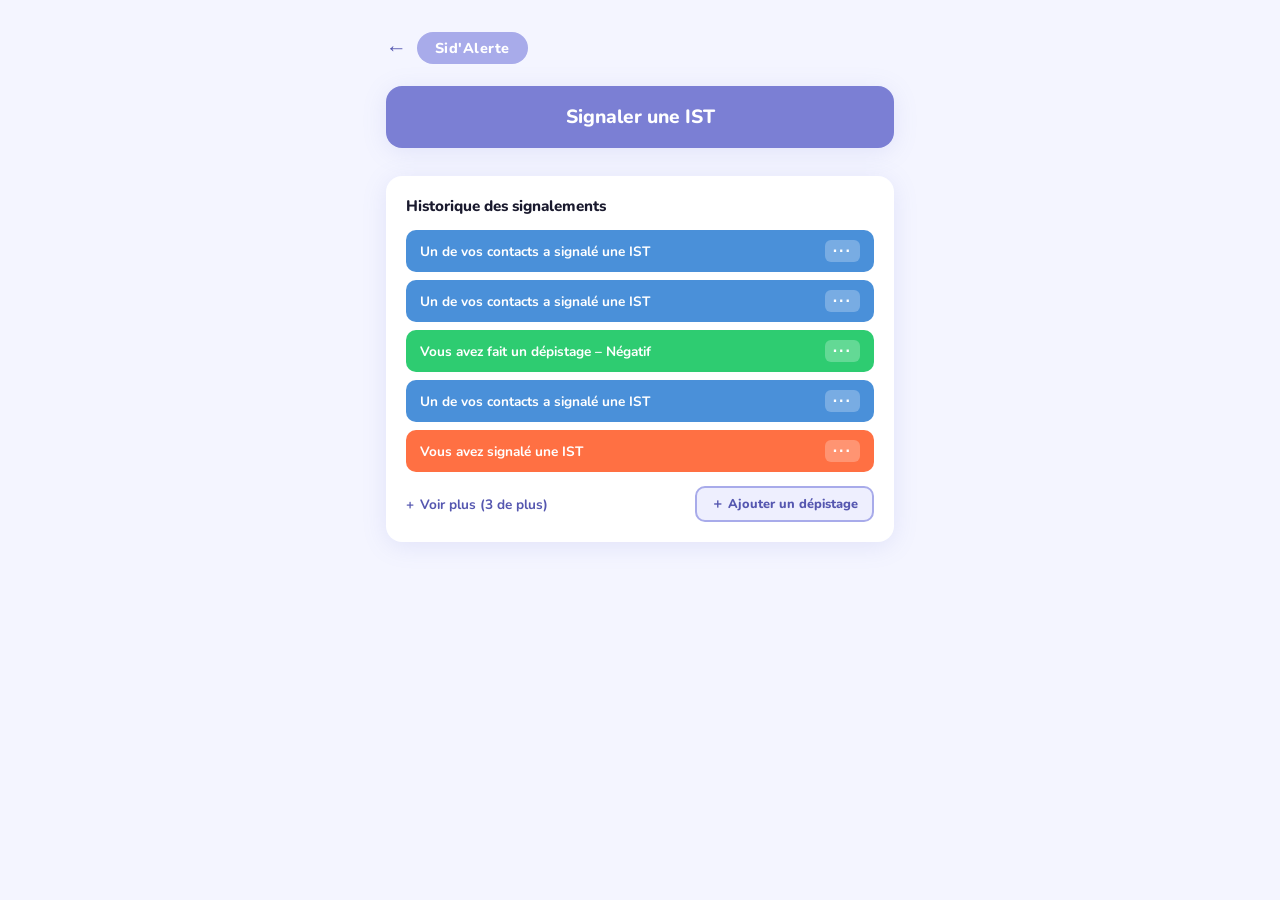
<file: alerte/index.html>
<!DOCTYPE html>
<html lang="fr">
<head>
  <meta charset="UTF-8" />
  <meta name="viewport" content="width=device-width, initial-scale=1.0" />
  <title>TrackSida – Sid'Alerte</title>
  <link href="https://fonts.googleapis.com/css2?family=Nunito:wght@400;600;700;800;900&display=swap" rel="stylesheet" />
  <link rel="stylesheet" href="sid-alerte.css" />
</head>
<body>

<main>

  <div class="page-header">
    <button class="back-btn" aria-label="Retour">←</button>
    <span class="page-title">Sid'Alerte</span>
  </div>

  <button class="cta-btn" id="openSignalBtn">Signaler une IST</button>

  <div class="history-card">
    <h2>Historique des signalements</h2>
    <div id="historyList"></div>
    <div class="bottom-row">
      <div class="voir-plus" id="voirPlusBtn"><span>+</span> Voir plus</div>
      <button class="add-depistage-btn" id="openDepistageBtn">＋ Ajouter un dépistage</button>
    </div>
  </div>

</main>

<!-- MODAL – SIGNALEMENT -->
<div class="overlay" id="signalOverlay" role="dialog" aria-modal="true">
  <div class="modal">
    <div class="modal-header">
      <h3>Signalement</h3>
      <button class="close-btn" data-close="signalOverlay">✕</button>
    </div>
    <div class="modal-body">
      <div class="form-group">
        <label for="typeIST">Type <span class="req">*</span></label>
        <div class="select-wrapper">
          <select id="typeIST">
            <option value="VIH">VIH</option>
            <option value="HSV">Herpès (HSV)</option>
            <option value="HPV">HPV</option>
            <option value="Gonorrhée">Gonorrhée</option>
            <option value="Chlamydia">Chlamydia</option>
            <option value="Syphilis">Syphilis</option>
            <option value="Autre">Autre</option>
          </select>
        </div>
      </div>
      <div class="form-group">
        <label for="dateEstimee">Date estimée <span class="req">*</span></label>
        <input type="date" id="dateEstimee" />
      </div>
      <div class="form-group">
        <label>Contacts à avertir</label>
        <div class="contacts-list" id="contactsList"></div>
      </div>
      <div class="checkbox-row">
        <input type="checkbox" id="anonyme" checked />
        <label for="anonyme">Rester anonyme</label>
      </div>
      <button class="submit-btn" id="submitSignal">Signaler</button>
    </div>
  </div>
</div>

<!-- MODAL – RÉSULTAT (dots) -->
<div class="overlay" id="resultOverlay" role="dialog" aria-modal="true">
  <div class="modal">
    <div class="modal-header">
      <h3>Résultat Dépistage</h3>
      <button class="close-btn" data-close="resultOverlay">✕</button>
    </div>
    <div class="modal-body">
      <div class="result-btns">
        <button class="result-btn positif" id="btnPositif">Positif</button>
        <button class="result-btn negatif" id="btnNegatif">Négatif</button>
      </div>
      <div class="find-center">Trouver un centre de dépistage</div>
    </div>
  </div>
</div>

<!-- MODAL – AJOUTER UN DÉPISTAGE -->
<div class="overlay" id="depistageOverlay" role="dialog" aria-modal="true">
  <div class="modal">
    <div class="modal-header">
      <h3>Ajouter un dépistage</h3>
      <button class="close-btn" data-close="depistageOverlay">✕</button>
    </div>
    <div class="modal-body">
      <div class="form-group">
        <label for="depistageType">Type de test <span class="req">*</span></label>
        <div class="select-wrapper">
          <select id="depistageType">
            <option value="VIH">VIH</option>
            <option value="HSV">Herpès (HSV)</option>
            <option value="HPV">HPV</option>
            <option value="Gonorrhée">Gonorrhée</option>
            <option value="Chlamydia">Chlamydia</option>
            <option value="Syphilis">Syphilis</option>
            <option value="Bilan complet">Bilan complet</option>
          </select>
        </div>
      </div>
      <div class="form-group">
        <label for="depistageDate">Date du dépistage <span class="req">*</span></label>
        <input type="date" id="depistageDate" />
      </div>
      <div class="form-group">
        <label>Résultat</label>
        <div class="result-btns small">
          <button class="result-btn positif" id="depPositif">Positif</button>
          <button class="result-btn negatif" id="depNegatif">Négatif</button>
        </div>
      </div>
      <button class="submit-btn" id="submitDepistage">Enregistrer</button>
    </div>
  </div>
</div>

<div class="toast" id="toast"></div>

<script src="sid-alerte.js"></script>
</body>
</html>
</file>
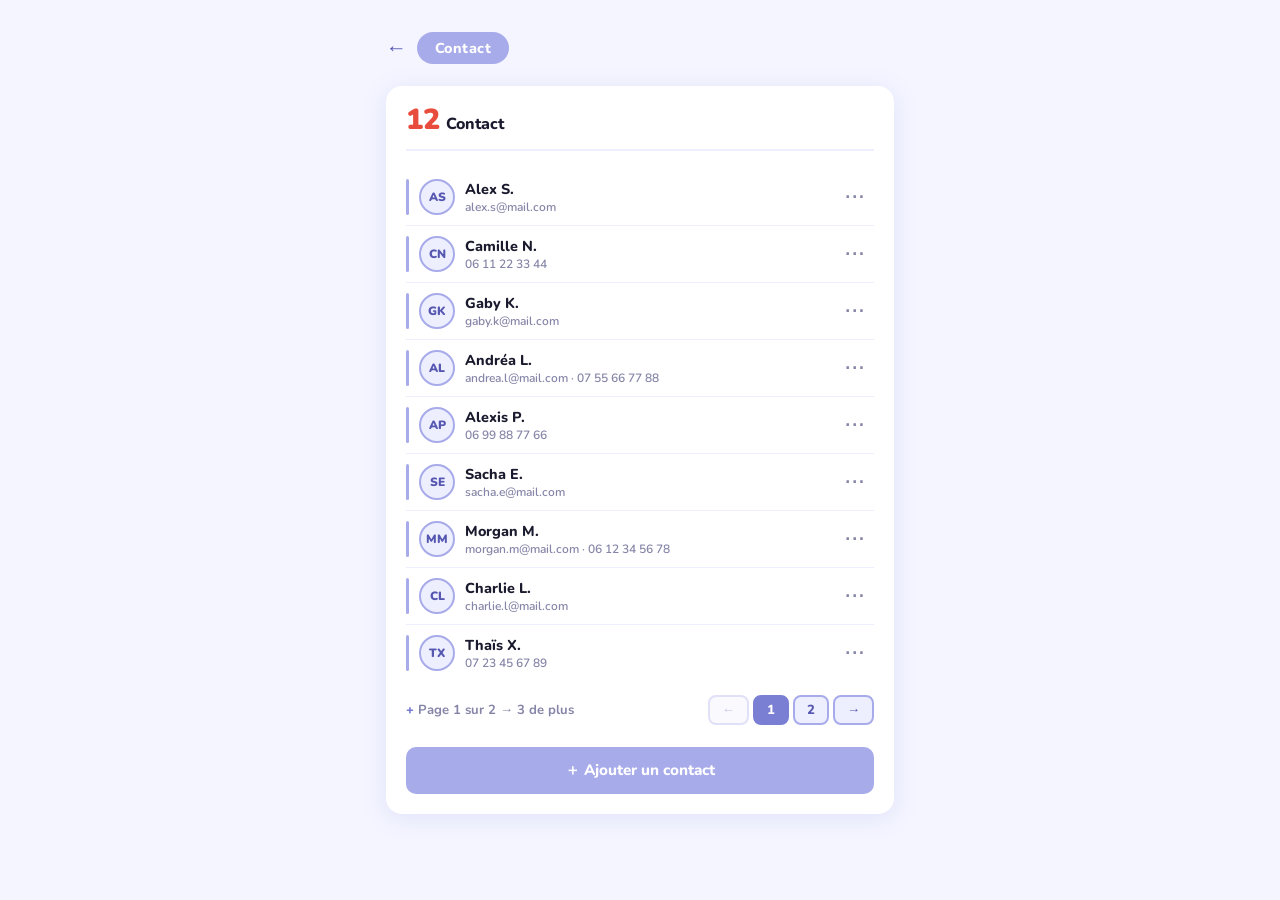
<file: contact/index.html>
<!DOCTYPE html>
<html lang="fr">
<head>
  <meta charset="UTF-8" />
  <meta name="viewport" content="width=device-width, initial-scale=1.0" />
  <title>TrackSida – Contacts</title>
  <link href="https://fonts.googleapis.com/css2?family=Nunito:wght@400;600;700;800;900&display=swap" rel="stylesheet" />
  <link rel="stylesheet" href="contacts.css" />
</head>
<body>

<main>

  <div class="page-header">
    <button class="back-btn" aria-label="Retour">←</button>
    <span class="page-title">Contact</span>
  </div>

  <div class="contacts-card">
    <div class="card-top">
      <div class="total-badge">
        <span class="total-count" id="totalCount">0</span>
        <span class="total-label">Contact</span>
      </div>
    </div>

    <div id="contactList"></div>

    <div class="pagination" id="pagination"></div>

    <button class="add-btn" id="openAddBtn">＋ Ajouter un contact</button>
  </div>

</main>

<!-- MODAL – AJOUTER / MODIFIER -->
<div class="overlay" id="formOverlay" role="dialog" aria-modal="true">
  <div class="modal">
    <div class="modal-header">
      <h3 id="formTitle">Contact</h3>
      <button class="close-btn" data-close="formOverlay">✕</button>
    </div>
    <div class="modal-body">
      <input type="hidden" id="editId" value="" />

      <div class="form-group">
        <label for="fNom">Nom <span class="req">*</span></label>
        <input type="text" id="fNom" placeholder="Dupont" />
      </div>
      <div class="form-group">
        <label for="fPrenom">Prénom <span class="req">*</span></label>
        <input type="text" id="fPrenom" placeholder="Marie" />
      </div>
      <div class="form-group">
        <label for="fEmail">Email <span class="req-either">*</span></label>
        <input type="email" id="fEmail" placeholder="marie@email.com" />
      </div>
      <div class="form-group">
        <label for="fTel">Téléphone <span class="req-either">*</span></label>
        <input type="tel" id="fTel" placeholder="06 12 34 56 78" />
      </div>

      <p class="form-hint">* champ obligatoire &nbsp;·&nbsp; <span class="req-either">*</span> email ou téléphone obligatoire</p>

      <button class="submit-btn" id="submitForm">Ajouter</button>
    </div>
  </div>
</div>

<!-- MENU CONTEXTUEL (···) -->
<div class="ctx-menu" id="ctxMenu">
  <button id="ctxEdit">✏️ Modifier</button>
  <button id="ctxDelete">🗑️ Supprimer</button>
</div>

<!-- MODAL – CONFIRM DELETE -->
<div class="overlay" id="deleteOverlay" role="dialog" aria-modal="true">
  <div class="modal modal-sm">
    <div class="modal-header danger">
      <h3>Supprimer le contact</h3>
      <button class="close-btn" data-close="deleteOverlay">✕</button>
    </div>
    <div class="modal-body">
      <p class="confirm-text">Voulez-vous vraiment supprimer <strong id="deleteTarget"></strong> ?</p>
      <div class="confirm-btns">
        <button class="cancel-btn" data-close="deleteOverlay">Annuler</button>
        <button class="danger-btn" id="confirmDelete">Supprimer</button>
      </div>
    </div>
  </div>
</div>

<div class="toast" id="toast"></div>

<script src="contacts.js"></script>
</body>
</html>
</file>
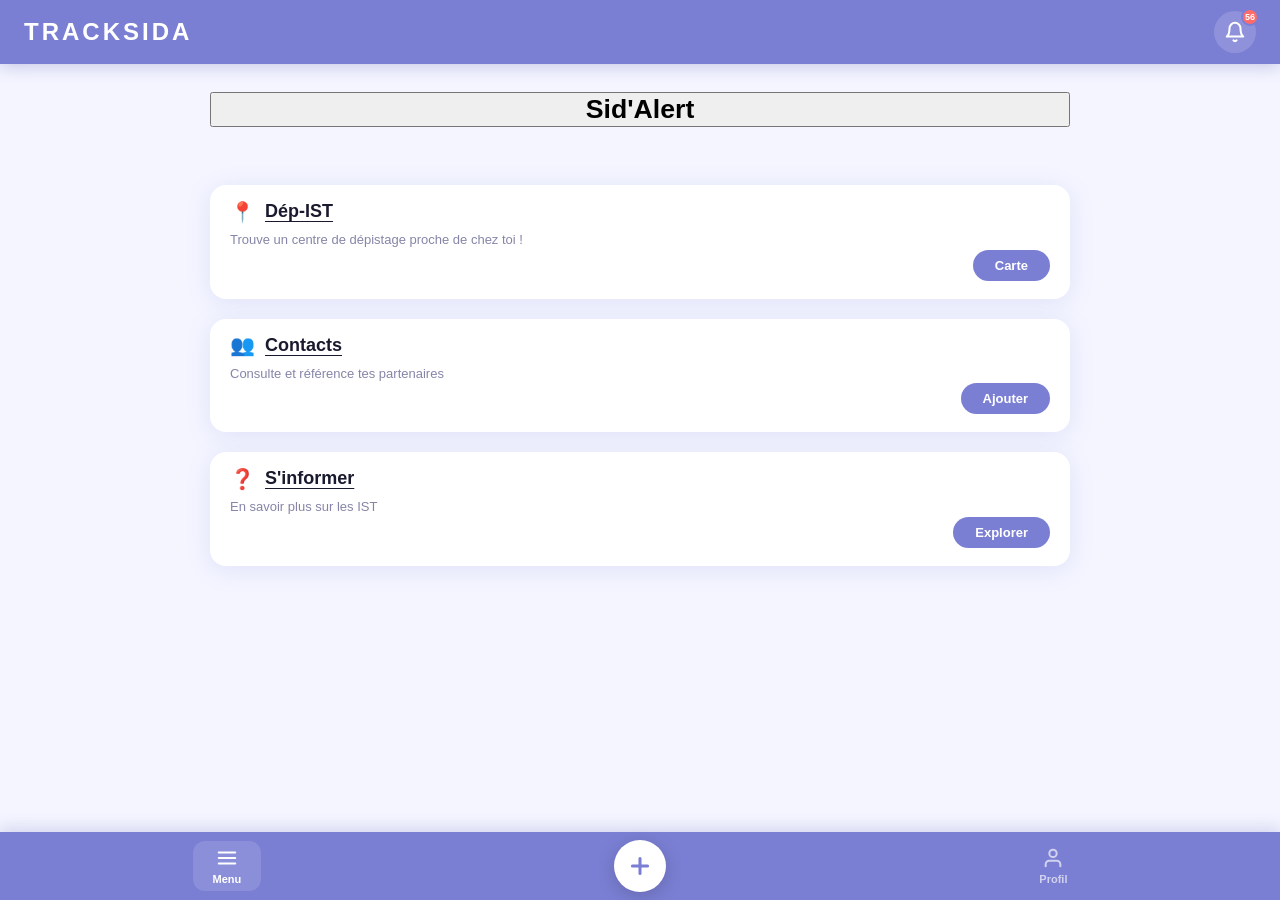
<file: TrackSida/html/Accueil.html>
<!DOCTYPE html>
<html lang="fr">
<head>
  <meta charset="UTF-8" />
  <meta name="viewport" content="width=device-width, initial-scale=1.0" />
  <title>Tracksida – Sid'Alert</title>
  <link rel= "stylesheet" href="../css/style.css">
</head>
<body>
<div class="app">

  <!-- HEADER -->
  <header>
    <a href="#" class="logo">Tracksida</a>
    <button class="notif-btn" aria-label="Notifications">
      <svg width="22" height="22" viewBox="0 0 24 24" fill="none" stroke="#fff" stroke-width="2.2" stroke-linecap="round" stroke-linejoin="round">
        <path d="M18 8A6 6 0 0 0 6 8c0 7-3 9-3 9h18s-3-2-3-9"/>
        <path d="M13.73 21a2 2 0 0 1-3.46 0"/>
      </svg>
      <span class="notif-badge">56</span>
    </button>
  </header>

  <!-- MAIN -->
  <main>

    <!-- Page title -->
    <button class="page-title-wrap">
      <h1 class="page-title">Sid'Alert</h1>
    </button>

    <br>

    <!-- Bloc Dép-IST -->
    <div class="block">
      <div class="block-header">
        <span class="block-icon">📍</span>
        <span class="block-title">Dép-IST</span>
      </div>
      <p class="block-desc">Trouve un centre de dépistage proche de chez toi !</p>
          <div class="block-cta">
        <button class="btn-action">Carte</button>
      </div>
    </div>

    <!-- Bloc Contacts -->
    <div class="block">
      <div class="block-header">
        <span class="block-icon">👥</span>
        <span class="block-title">Contacts</span>
      </div>
      <p class="block-desc">Consulte et référence tes partenaires</p>
      <div class="block-cta">
        <button class="btn-action">Ajouter</button>
      </div>
    </div>

    <!-- Bloc S'informer -->
    <div class="block">
      <div class="block-header">
        <span class="block-icon">❓</span>
        <span class="block-title">S'informer</span>
      </div>
      <p class="block-desc">En savoir plus sur les IST</p>
      <div class="block-cta">
        <button class="btn-action">Explorer</button>
      </div>
    </div>

  </main>

  <!-- FOOTER -->
  <footer>
    <button class="footer-btn active" aria-label="Menu">
      <svg width="22" height="22" viewBox="0 0 24 24" fill="none" stroke="currentColor" stroke-width="2.2" stroke-linecap="round">
        <line x1="3" y1="6" x2="21" y2="6"/>
        <line x1="3" y1="12" x2="21" y2="12"/>
        <line x1="3" y1="18" x2="21" y2="18"/>
      </svg>
      Menu
    </button>

    <button class="footer-center" aria-label="Ajouter">
      <svg width="26" height="26" viewBox="0 0 24 24" fill="none" stroke="#7B7FD4" stroke-width="2.8" stroke-linecap="round">
        <line x1="12" y1="5" x2="12" y2="19"/>
        <line x1="5" y1="12" x2="19" y2="12"/>
      </svg>
    </button>

    <button class="footer-btn" aria-label="Profil">
      <svg width="22" height="22" viewBox="0 0 24 24" fill="none" stroke="currentColor" stroke-width="2.2" stroke-linecap="round">
        <path d="M20 21v-2a4 4 0 0 0-4-4H8a4 4 0 0 0-4 4v2"/>
        <circle cx="12" cy="7" r="4"/>
      </svg>
      Profil
    </button>
  </footer>

</div>
</body>
</html>
</file>
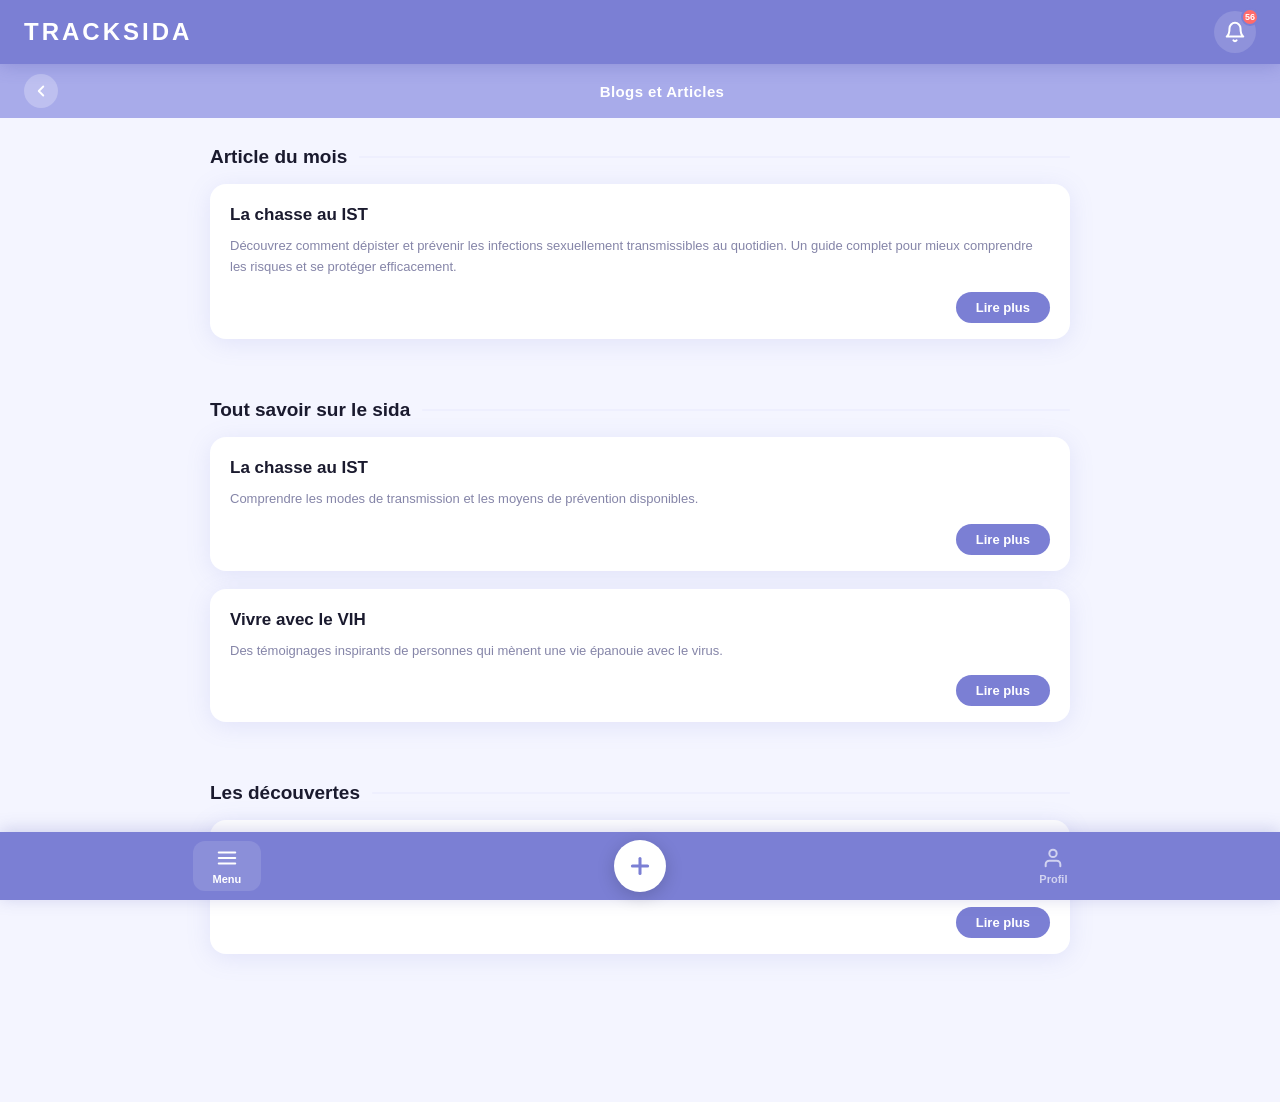
<file: TrackSida/html/ArticlesBlogs.html>
<!DOCTYPE html>
<html lang="fr">
<head>
  <meta charset="UTF-8" />
  <meta name="viewport" content="width=device-width, initial-scale=1.0" />
  <title>Tracksida – Blogs & Articles</title>
  <link rel= "stylesheet" href="../css/style.css">
</head>
<body>
<div class="app">

  <!-- HEADER -->
  <header>
    <a href="#" class="logo">Tracksida</a>
    <button class="notif-btn" aria-label="Notifications">
      <svg width="22" height="22" viewBox="0 0 24 24" fill="none" stroke="#fff" stroke-width="2.2" stroke-linecap="round" stroke-linejoin="round">
        <path d="M18 8A6 6 0 0 0 6 8c0 7-3 9-3 9h18s-3-2-3-9"/>
        <path d="M13.73 21a2 2 0 0 1-3.46 0"/>
      </svg>
      <span class="notif-badge">56</span>
    </button>
  </header>

  <!-- SUB-HEADER -->
  <div class="subheader">
    <button class="back-btn" aria-label="Retour">
      <svg width="18" height="18" viewBox="0 0 24 24" fill="none" stroke="currentColor" stroke-width="2.5" stroke-linecap="round" stroke-linejoin="round">
        <polyline points="15 18 9 12 15 6"/>
      </svg>
    </button>
    <span class="subheader-title">Blogs et Articles</span>
  </div>

  <!-- MAIN -->
  <main>
    <section class="section">
      <h2 class="section-title">Article du mois</h2>
      <div>
        <div class="card">
          <h3 class="card-title">La chasse au IST</h3>
          <p class="card-excerpt">Découvrez comment dépister et prévenir les infections sexuellement transmissibles au quotidien. Un guide complet pour mieux comprendre les risques et se protéger efficacement.</p>
          <div class="card-footer"><button class="btn-lire">Lire plus</button></div>
        </div>
      </div>
    </section>

    <section class="section">
      <h2 class="section-title">Tout savoir sur le sida</h2>
      <div>
        <div class="card">
          <h3 class="card-title">La chasse au IST</h3>
          <p class="card-excerpt">Comprendre les modes de transmission et les moyens de prévention disponibles.</p>
          <div class="card-footer"><button class="btn-lire">Lire plus</button></div>
        </div>
        <br>
        <div class="card">
          <h3 class="card-title">Vivre avec le VIH</h3>
          <p class="card-excerpt">Des témoignages inspirants de personnes qui mènent une vie épanouie avec le virus.</p>
          <div class="card-footer"><button class="btn-lire">Lire plus</button></div>
        </div>
      </div>
    </section>

    <section class="section">
      <h2 class="section-title">Les découvertes</h2>
      <div>
        <div class="card">
          <h3 class="card-title">Nouveau traitement ARV</h3>
          <p class="card-excerpt">Une injection bimestrielle efficace à 99 % : les dernières avancées scientifiques de 2025.</p>
          <div class="card-footer"><button class="btn-lire">Lire plus</button></div>
        </div>
      </div>
    </section>
  </main>

  <!-- FOOTER -->
  <footer>
    <button class="footer-btn active" aria-label="Menu">
      <svg width="22" height="22" viewBox="0 0 24 24" fill="none" stroke="currentColor" stroke-width="2.2" stroke-linecap="round">
        <line x1="3" y1="6" x2="21" y2="6"/>
        <line x1="3" y1="12" x2="21" y2="12"/>
        <line x1="3" y1="18" x2="21" y2="18"/>
      </svg>
      Menu
    </button>

    <button class="footer-center" aria-label="Ajouter">
      <svg width="26" height="26" viewBox="0 0 24 24" fill="none" stroke="#7B7FD4" stroke-width="2.8" stroke-linecap="round">
        <line x1="12" y1="5" x2="12" y2="19"/>
        <line x1="5" y1="12" x2="19" y2="12"/>
      </svg>
    </button>

    <button class="footer-btn" aria-label="Profil">
      <svg width="22" height="22" viewBox="0 0 24 24" fill="none" stroke="currentColor" stroke-width="2.2" stroke-linecap="round">
        <path d="M20 21v-2a4 4 0 0 0-4-4H8a4 4 0 0 0-4 4v2"/>
        <circle cx="12" cy="7" r="4"/>
      </svg>
      Profil
    </button>
  </footer>

</div>
</body>
</html>
</file>
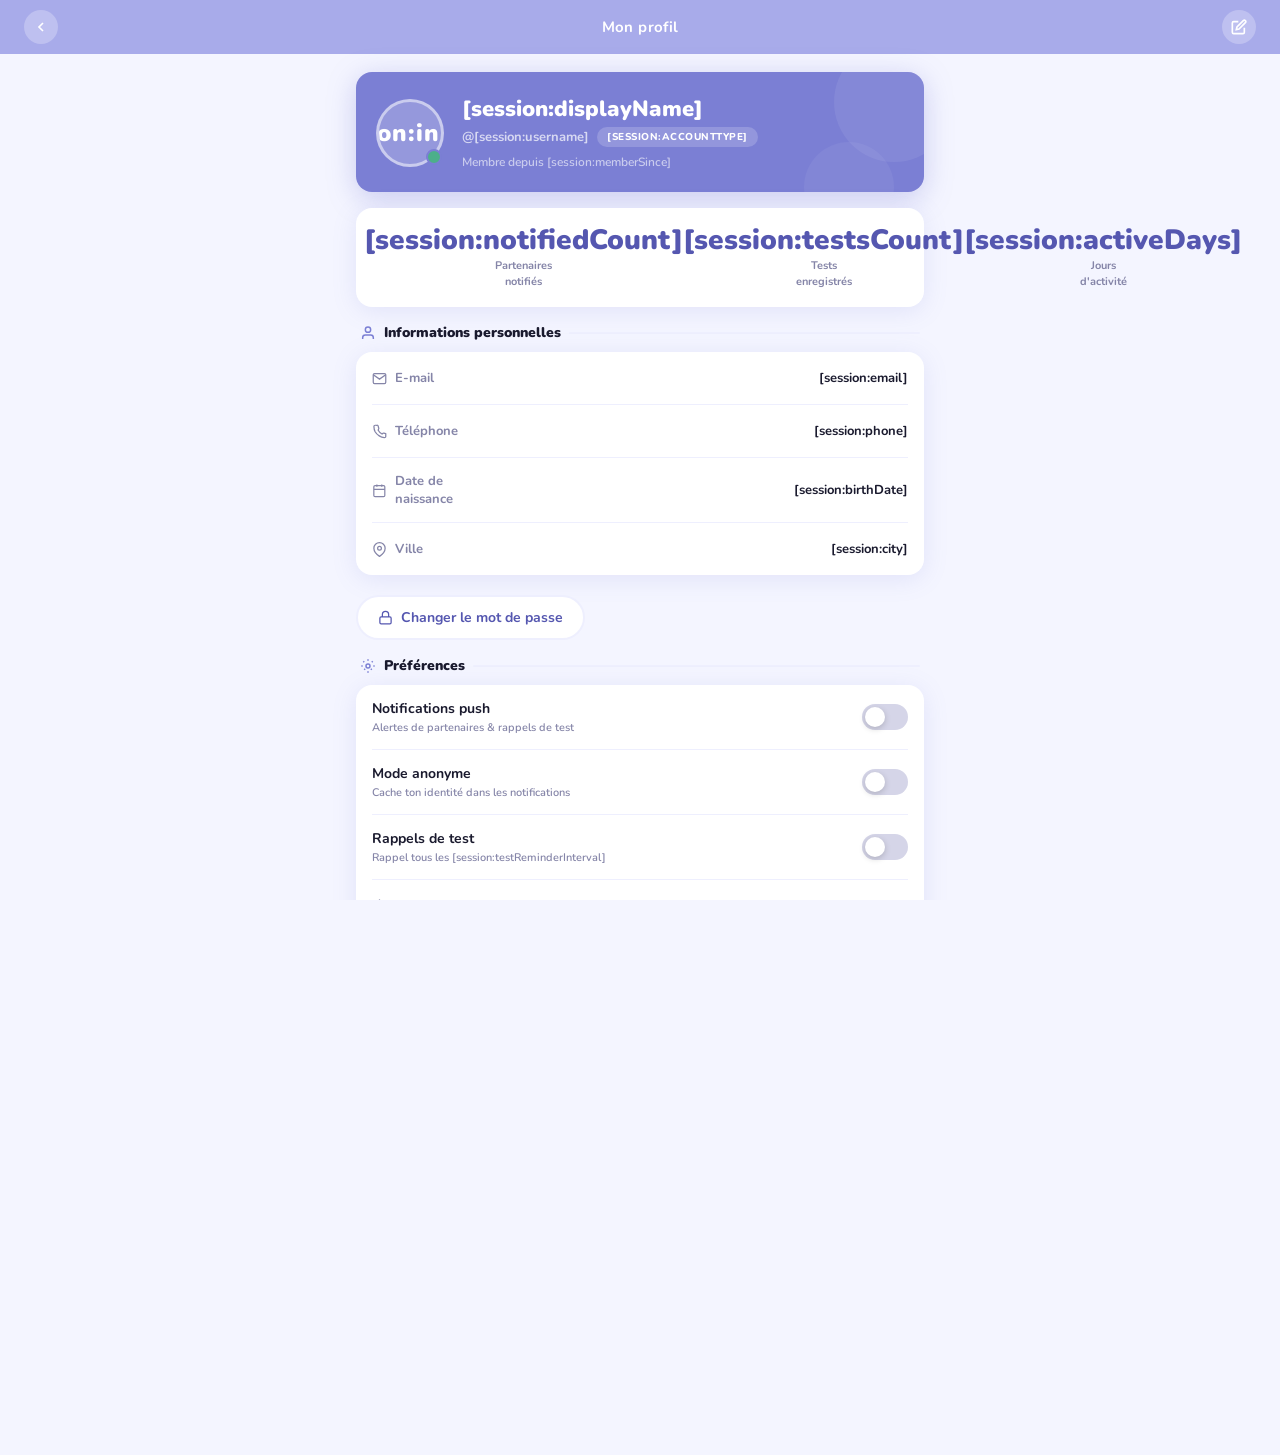
<file: TrackSida/Melvin/profile.html>
<!DOCTYPE html>
<html lang="fr">
<head>
  <meta charset="UTF-8" />
  <meta name="viewport" content="width=device-width, initial-scale=1.0, maximum-scale=1.0" />
  <title>Profil – Track SIDA</title>
  <link rel="preconnect" href="https://fonts.googleapis.com" />
  <link href="https://fonts.googleapis.com/css2?family=Nunito:wght@400;600;700;800;900&display=swap" rel="stylesheet" />
  <link rel="stylesheet" href="profile.css" />
</head>
<body>
<div class="app">

  
  <!-- SUB-HEADER -->
  <div class="subheader">
    <button class="back-btn" aria-label="Retour" onclick="history.back()">
      <svg width="16" height="16" fill="none" stroke="white" stroke-width="2.5" viewBox="0 0 24 24"><path d="M15 18l-6-6 6-6"/></svg>
    </button>
    <span class="subheader-title">Mon profil</span>
    <button class="edit-btn" id="editToggleBtn" aria-label="Modifier le profil" onclick="toggleEdit()">
      <svg width="16" height="16" fill="none" stroke="white" stroke-width="2.5" viewBox="0 0 24 24"><path d="M11 4H4a2 2 0 0 0-2 2v14a2 2 0 0 0 2 2h14a2 2 0 0 0 2-2v-7"/><path d="M18.5 2.5a2.121 2.121 0 0 1 3 3L12 15l-4 1 1-4 9.5-9.5z"/></svg>
    </button>
  </div>

  <!-- MAIN -->
  <main id="mainContent">

    <!-- HERO CARD -->
    <div class="hero-card" data-anim="0">
      <div class="avatar-ring">
        <div class="avatar" id="avatarCircle">
          <span id="avatarInitials">[session:initials]</span>
        </div>
        <div class="avatar-status" id="avatarStatus"></div>
      </div>
      <div class="hero-info">
        <h1 class="hero-name" id="heroName">[session:displayName]</h1>
        <div class="hero-meta">
          <span class="hero-handle" id="heroHandle">@[session:username]</span>
          <span class="hero-badge" id="heroBadge">[session:accountType]</span>
        </div>
        <p class="hero-since">Membre depuis <span id="heroSince">[session:memberSince]</span></p>
      </div>
      <button class="avatar-edit-btn" id="avatarEditBtn" onclick="changeAvatar()" aria-label="Changer l'avatar">
        <svg width="14" height="14" fill="none" stroke="white" stroke-width="2.5" viewBox="0 0 24 24"><path d="M23 19a2 2 0 0 1-2 2H3a2 2 0 0 1-2-2V8a2 2 0 0 1 2-2h4l2-3h6l2 3h4a2 2 0 0 1 2 2z"/><circle cx="12" cy="13" r="4"/></svg>
      </button>
    </div>

    <!-- STATS ROW -->
    <div class="stats-row" data-anim="1">
      <div class="stat-card">
        <span class="stat-value" id="statNotifs">[session:notifiedCount]</span>
        <span class="stat-label">Partenaires<br>notifiés</span>
      </div>
      <div class="stat-divider"></div>
      <div class="stat-card">
        <span class="stat-value" id="statTests">[session:testsCount]</span>
        <span class="stat-label">Tests<br>enregistrés</span>
      </div>
      <div class="stat-divider"></div>
      <div class="stat-card">
        <span class="stat-value" id="statDays">[session:activeDays]</span>
        <span class="stat-label">Jours<br>d'activité</span>
      </div>
    </div>

    <!-- SECTION : INFOS PERSONNELLES -->
    <div class="section" data-anim="2">
      <div class="section-title">
        <svg width="16" height="16" fill="none" stroke="#7B7FD4" stroke-width="2.2" viewBox="0 0 24 24"><path d="M20 21v-2a4 4 0 0 0-4-4H8a4 4 0 0 0-4 4v2"/><circle cx="12" cy="7" r="4"/></svg>
        Informations personnelles
      </div>
      <div class="info-block">

        <div class="info-row" id="rowEmail">
          <div class="info-label">
            <svg width="15" height="15" fill="none" stroke="#8585A8" stroke-width="2" viewBox="0 0 24 24"><path d="M4 4h16c1.1 0 2 .9 2 2v12c0 1.1-.9 2-2 2H4c-1.1 0-2-.9-2-2V6c0-1.1.9-2 2-2z"/><polyline points="22,6 12,13 2,6"/></svg>
            E-mail
          </div>
          <div class="info-value" id="valEmail">[session:email]</div>
          <input class="info-input hidden" id="inputEmail" type="email" placeholder="[session:email]" />
        </div>

        <div class="info-separator"></div>

        <div class="info-row" id="rowPhone">
          <div class="info-label">
            <svg width="15" height="15" fill="none" stroke="#8585A8" stroke-width="2" viewBox="0 0 24 24"><path d="M22 16.92v3a2 2 0 0 1-2.18 2A19.79 19.79 0 0 1 11.63 19 19.5 19.5 0 0 1 5 12.37 19.79 19.79 0 0 1 3.08 4.2 2 2 0 0 1 5.05 2h3a2 2 0 0 1 2 1.72c.127.96.361 1.903.7 2.81a2 2 0 0 1-.45 2.11L9.91 9.91a16 16 0 0 0 6.16 6.16l.91-.91a2 2 0 0 1 2.11-.45c.907.339 1.85.573 2.81.7A2 2 0 0 1 22 16.92z"/></svg>
            Téléphone
          </div>
          <div class="info-value" id="valPhone">[session:phone]</div>
          <input class="info-input hidden" id="inputPhone" type="tel" placeholder="[session:phone]" />
        </div>

        <div class="info-separator"></div>

        <div class="info-row" id="rowBirth">
          <div class="info-label">
            <svg width="15" height="15" fill="none" stroke="#8585A8" stroke-width="2" viewBox="0 0 24 24"><rect x="3" y="4" width="18" height="18" rx="2" ry="2"/><line x1="16" y1="2" x2="16" y2="6"/><line x1="8" y1="2" x2="8" y2="6"/><line x1="3" y1="10" x2="21" y2="10"/></svg>
            Date de naissance
          </div>
          <div class="info-value" id="valBirth">[session:birthDate]</div>
          <input class="info-input hidden" id="inputBirth" type="date" />
        </div>

        <div class="info-separator"></div>

        <div class="info-row" id="rowCity">
          <div class="info-label">
            <svg width="15" height="15" fill="none" stroke="#8585A8" stroke-width="2" viewBox="0 0 24 24"><path d="M21 10c0 7-9 13-9 13S3 17 3 10a9 9 0 0 1 18 0z"/><circle cx="12" cy="10" r="3"/></svg>
            Ville
          </div>
          <div class="info-value" id="valCity">[session:city]</div>
          <input class="info-input hidden" id="inputCity" type="text" placeholder="[session:city]" />
        </div>

      </div>
    </div>

    <div class="section" data-anim="3">
      <button class="btn-secondary mt12" onclick="changePassword()">
        <svg width="15" height="15" fill="none" stroke="currentColor" stroke-width="2" viewBox="0 0 24 24"><rect x="3" y="11" width="18" height="11" rx="2" ry="2"/><path d="M7 11V7a5 5 0 0 1 10 0v4"/></svg>
        Changer le mot de passe
      </button>
    </div>

    <!-- SECTION : PRÉFÉRENCES -->
    <div class="section" data-anim="4">
      <div class="section-title">
        <svg width="16" height="16" fill="none" stroke="#7B7FD4" stroke-width="2.2" viewBox="0 0 24 24"><circle cx="12" cy="12" r="3"/><path d="M19.07 4.93l-1.41 1.41M4.93 4.93l1.41 1.41M12 2v2M12 20v2M20 12h2M2 12h2M17.66 17.66l-1.41-1.41M6.34 17.66l1.41-1.41"/></svg>
        Préférences
      </div>
      <div class="info-block">

        <div class="info-row toggle-row">
          <div class="toggle-info">
            <div class="info-label-standalone">Notifications push</div>
            <div class="toggle-desc">Alertes de partenaires &amp; rappels de test</div>
          </div>
          <label class="toggle-switch">
            <input type="checkbox" id="toggleNotifs" onchange="savePref('notifications', this.checked)" />
            <span class="toggle-track"><span class="toggle-thumb"></span></span>
          </label>
        </div>

        <div class="info-separator"></div>

        <div class="info-row toggle-row">
          <div class="toggle-info">
            <div class="info-label-standalone">Mode anonyme</div>
            <div class="toggle-desc">Cache ton identité dans les notifications</div>
          </div>
          <label class="toggle-switch">
            <input type="checkbox" id="toggleAnon" onchange="savePref('anonymous', this.checked)" />
            <span class="toggle-track"><span class="toggle-thumb"></span></span>
          </label>
        </div>

        <div class="info-separator"></div>

        <div class="info-row toggle-row">
          <div class="toggle-info">
            <div class="info-label-standalone">Rappels de test</div>
            <div class="toggle-desc">Rappel tous les [session:testReminderInterval]</div>
          </div>
          <label class="toggle-switch">
            <input type="checkbox" id="toggleReminder" onchange="savePref('reminders', this.checked)" />
            <span class="toggle-track"><span class="toggle-thumb"></span></span>
          </label>
        </div>

        <div class="info-separator"></div>

        <div class="info-row">
          <div class="info-label">
            <svg width="15" height="15" fill="none" stroke="#8585A8" stroke-width="2" viewBox="0 0 24 24"><circle cx="12" cy="12" r="10"/><line x1="2" y1="12" x2="22" y2="12"/><path d="M12 2a15.3 15.3 0 0 1 4 10 15.3 15.3 0 0 1-4 10 15.3 15.3 0 0 1-4-10A15.3 15.3 0 0 1 12 2z"/></svg>
            Langue
          </div>
          <select class="info-select" id="langSelect" onchange="savePref('language', this.value)">
            <option value="fr">Français</option>
            <option value="en">English</option>
            <option value="es">Español</option>
            <option value="ar">العربية</option>
          </select>
        </div>

      </div>
    </div>

    <!-- SECTION : À PROPOS -->
    <div class="section" data-anim="5">
      <div class="section-title">
        <svg width="16" height="16" fill="none" stroke="#7B7FD4" stroke-width="2.2" viewBox="0 0 24 24"><circle cx="12" cy="12" r="10"/><line x1="12" y1="8" x2="12" y2="12"/><line x1="12" y1="16" x2="12.01" y2="16"/></svg>
        À propos
      </div>
      <div class="info-block">

        <div class="info-row link-row" onclick="openLink('cgu')">
          <div class="info-label-standalone">Conditions d'utilisation</div>
          <svg width="16" height="16" fill="none" stroke="#8585A8" stroke-width="2" viewBox="0 0 24 24"><polyline points="9 18 15 12 9 6"/></svg>
        </div>

        <div class="info-separator"></div>

        <div class="info-row link-row" onclick="openLink('privacy')">
          <div class="info-label-standalone">Politique de confidentialité</div>
          <svg width="16" height="16" fill="none" stroke="#8585A8" stroke-width="2" viewBox="0 0 24 24"><polyline points="9 18 15 12 9 6"/></svg>
        </div>

        <div class="info-separator"></div>

        <div class="info-row link-row" onclick="openLink('support')">
          <div class="info-label-standalone">Contacter le support</div>
          <svg width="16" height="16" fill="none" stroke="#8585A8" stroke-width="2" viewBox="0 0 24 24"><polyline points="9 18 15 12 9 6"/></svg>
        </div>

        <div class="info-separator"></div>

        <div class="info-row">
          <div class="info-label-standalone muted-sm">Serveur : [server:region] · Build [server:buildId]</div>
        </div>

      </div>
    </div>

    <!-- DANGER ZONE -->
    <div class="section danger-section" data-anim="6">
      <div class="section-title danger-title">
        <svg width="16" height="16" fill="none" stroke="#E74C3C" stroke-width="2.2" viewBox="0 0 24 24"><path d="M10.29 3.86L1.82 18a2 2 0 0 0 1.71 3h16.94a2 2 0 0 0 1.71-3L13.71 3.86a2 2 0 0 0-3.42 0z"/><line x1="12" y1="9" x2="12" y2="13"/><line x1="12" y1="17" x2="12.01" y2="17"/></svg>
        Zone danger
      </div>
      <div class="danger-buttons">
        <button class="btn-logout" onclick="confirmLogout()">
          <svg width="16" height="16" fill="none" stroke="currentColor" stroke-width="2.2" viewBox="0 0 24 24"><path d="M9 21H5a2 2 0 0 1-2-2V5a2 2 0 0 1 2-2h4"/><polyline points="16 17 21 12 16 7"/><line x1="21" y1="12" x2="9" y2="12"/></svg>
          Se déconnecter
        </button>
        <button class="btn-delete" onclick="confirmDelete()">
          <svg width="16" height="16" fill="none" stroke="currentColor" stroke-width="2.2" viewBox="0 0 24 24"><polyline points="3 6 5 6 21 6"/><path d="M19 6l-1 14a2 2 0 0 1-2 2H8a2 2 0 0 1-2-2L5 6"/><path d="M10 11v6"/><path d="M14 11v6"/><path d="M9 6V4a1 1 0 0 1 1-1h4a1 1 0 0 1 1 1v2"/></svg>
          Supprimer le compte
        </button>
      </div>
    </div>

    <!-- SAVE EDIT BUTTON (hidden by default) -->
    <div class="save-bar hidden" id="saveBar">
      <button class="btn-cancel" onclick="cancelEdit()">Annuler</button>
      <button class="btn-save" onclick="saveEdit()">Enregistrer les modifications</button>
    </div>

  </main>
  
  <!-- MODAL CONFIRM -->
  <div class="modal-overlay hidden" id="modalOverlay">
    <div class="modal" id="modal">
      <div class="modal-icon" id="modalIcon"></div>
      <div class="modal-title" id="modalTitle"></div>
      <div class="modal-desc" id="modalDesc"></div>
      <div class="modal-actions">
        <button class="btn-modal-cancel" onclick="closeModal()">Annuler</button>
        <button class="btn-modal-confirm" id="modalConfirmBtn"></button>
      </div>
    </div>
  </div>

  <!-- TOAST -->
  <div class="toast hidden" id="toast"></div>

</div>
<script src="profile.js"></script>
</body>
</html>
</file>
<file: alerte/sid-alerte.css>
:root {
  --purple:    #7B7FD4;
  --purple-lt: #A8ABEA;
  --purple-dk: #5557B0;
  --purple-bg: #EEEFFE;
  --bg:        #F4F5FF;
  --white:     #FFFFFF;
  --text:      #1A1A2E;
  --muted:     #8585A8;
  --radius:    16px;
  --shadow:    0 4px 24px rgba(123,127,212,.15);

  --green:     #2ECC71;
  --orange:    #FF7043;
  --blue:      #4A90D9;
}

*, *::before, *::after { box-sizing: border-box; margin: 0; padding: 0; }

html, body {
  height: 100%;
  font-family: 'Nunito', sans-serif;
  background: var(--bg);
  color: var(--text);
}

/* ── MAIN ── */
main {
  max-width: 540px;
  margin: 0 auto;
  padding: 32px 16px 48px;
}

/* ── PAGE HEADER ── */
.page-header {
  display: flex;
  align-items: center;
  gap: 10px;
  margin-bottom: 22px;
}

.back-btn {
  background: none;
  border: none;
  cursor: pointer;
  color: var(--purple-dk);
  font-size: 1.3rem;
  line-height: 1;
  transition: transform .2s;
}
.back-btn:hover { transform: translateX(-3px); }

.page-title {
  background: var(--purple-lt);
  color: var(--white);
  font-weight: 800;
  font-size: .9rem;
  padding: 6px 18px;
  border-radius: 20px;
  letter-spacing: .5px;
}

/* ── CTA ── */
.cta-btn {
  width: 100%;
  background: var(--purple);
  color: var(--white);
  border: none;
  border-radius: var(--radius);
  padding: 18px;
  font-family: 'Nunito', sans-serif;
  font-size: 1.2rem;
  font-weight: 800;
  cursor: pointer;
  box-shadow: var(--shadow);
  transition: background .2s, transform .15s, box-shadow .2s;
  margin-bottom: 28px;
}
.cta-btn:hover {
  background: var(--purple-dk);
  transform: translateY(-2px);
  box-shadow: 0 8px 28px rgba(85,87,176,.28);
}
.cta-btn:active { transform: translateY(0); }

/* ── HISTORY CARD ── */
.history-card {
  background: var(--white);
  border-radius: var(--radius);
  box-shadow: var(--shadow);
  padding: 20px;
}
.history-card h2 {
  font-size: .95rem;
  font-weight: 800;
  color: var(--text);
  margin-bottom: 14px;
}

/* ── HISTORY ITEM ── */
.history-item {
  display: flex;
  align-items: center;
  gap: 10px;
  padding: 10px 14px;
  border-radius: 10px;
  margin-bottom: 8px;
  font-size: .85rem;
  font-weight: 700;
  color: var(--white);
  transition: filter .15s, transform .2s;
  animation: slideIn .3s ease both;
}
.history-item:last-child { margin-bottom: 0; }

@keyframes slideIn {
  from { opacity: 0; transform: translateY(-8px); }
  to   { opacity: 1; transform: translateY(0); }
}

.history-item.blue   { background: var(--blue); }
.history-item.green  { background: var(--green); }
.history-item.orange { background: var(--orange); }
.history-item.purple { background: var(--purple); }

.history-item .item-text { flex: 1; }

.dots-btn {
  background: rgba(255,255,255,.25);
  border: none;
  border-radius: 6px;
  color: var(--white);
  font-size: 1rem;
  font-weight: 900;
  padding: 2px 8px;
  cursor: pointer;
  letter-spacing: 2px;
  transition: background .15s;
  white-space: nowrap;
}
.dots-btn:hover { background: rgba(255,255,255,.4); }

/* ── BOTTOM ROW ── */
.bottom-row {
  display: flex;
  align-items: center;
  justify-content: space-between;
  margin-top: 14px;
  gap: 10px;
  flex-wrap: wrap;
}

.voir-plus {
  display: flex;
  align-items: center;
  gap: 6px;
  font-size: .85rem;
  font-weight: 700;
  color: var(--purple-dk);
  cursor: pointer;
  transition: opacity .2s;
  user-select: none;
}
.voir-plus:hover { opacity: .7; }
.voir-plus.expanded span { transform: rotate(45deg); display: inline-block; }

.add-depistage-btn {
  background: var(--purple-bg);
  color: var(--purple-dk);
  border: 2px solid var(--purple-lt);
  border-radius: 10px;
  padding: 7px 14px;
  font-family: 'Nunito', sans-serif;
  font-size: .8rem;
  font-weight: 800;
  cursor: pointer;
  transition: background .2s, transform .15s;
  white-space: nowrap;
}
.add-depistage-btn:hover {
  background: var(--purple-lt);
  color: var(--white);
  transform: translateY(-1px);
}

/* ═══════════════════════════════════
   MODALS
═══════════════════════════════════ */
.overlay {
  position: fixed;
  inset: 0;
  background: rgba(26,26,46,.45);
  backdrop-filter: blur(4px);
  display: flex;
  align-items: center;
  justify-content: center;
  z-index: 100;
  opacity: 0;
  pointer-events: none;
  transition: opacity .25s;
}
.overlay.open {
  opacity: 1;
  pointer-events: all;
}

.modal {
  background: var(--white);
  border-radius: 20px;
  box-shadow: 0 12px 48px rgba(85,87,176,.22);
  width: min(92vw, 400px);
  overflow: hidden;
  transform: translateY(28px) scale(.96);
  transition: transform .3s cubic-bezier(.34,1.56,.64,1);
}
.overlay.open .modal {
  transform: translateY(0) scale(1);
}

.modal-header {
  background: var(--purple-lt);
  color: var(--white);
  padding: 16px 22px;
  display: flex;
  align-items: center;
  justify-content: space-between;
}
.modal-header h3 {
  font-size: 1rem;
  font-weight: 800;
}

.close-btn {
  background: rgba(255,255,255,.25);
  border: none;
  border-radius: 50%;
  width: 28px; height: 28px;
  color: var(--white);
  font-size: 1rem;
  cursor: pointer;
  display: flex; align-items: center; justify-content: center;
  transition: background .15s;
}
.close-btn:hover { background: rgba(255,255,255,.45); }

.modal-body { padding: 22px; }

/* ── FORM ── */
.form-group { margin-bottom: 16px; }
.form-group label {
  display: block;
  font-size: .8rem;
  font-weight: 700;
  color: var(--muted);
  margin-bottom: 6px;
}
.req { color: #e74c3c; }

.select-wrapper { position: relative; }
.select-wrapper::after {
  content: '▾';
  position: absolute;
  right: 14px; top: 50%;
  transform: translateY(-50%);
  pointer-events: none;
  color: var(--purple);
}

.form-group select,
.form-group input[type="date"] {
  width: 100%;
  padding: 10px 14px;
  border: 2px solid var(--purple-bg);
  border-radius: 10px;
  font-family: 'Nunito', sans-serif;
  font-size: .9rem;
  color: var(--text);
  background: var(--bg);
  outline: none;
  transition: border-color .2s;
  appearance: none;
  -webkit-appearance: none;
}
.form-group select:focus,
.form-group input[type="date"]:focus { border-color: var(--purple-lt); }

/* ── CONTACTS LIST ── */
.contacts-list {
  display: flex;
  flex-direction: column;
  gap: 8px;
  max-height: 160px;
  overflow-y: auto;
  padding: 4px 2px;
}
.contact-item {
  display: flex;
  align-items: center;
  gap: 10px;
  padding: 8px 12px;
  border-radius: 10px;
  background: var(--bg);
  border: 2px solid transparent;
  cursor: pointer;
  transition: border-color .2s, background .2s;
  font-size: .85rem;
  font-weight: 700;
}
.contact-item:hover { border-color: var(--purple-lt); }
.contact-item.selected {
  border-color: var(--purple);
  background: var(--purple-bg);
}
.contact-avatar {
  width: 30px; height: 30px;
  border-radius: 50%;
  background: var(--purple-lt);
  color: var(--white);
  display: flex; align-items: center; justify-content: center;
  font-size: .75rem;
  font-weight: 900;
  flex-shrink: 0;
}
.contact-check {
  margin-left: auto;
  color: var(--purple);
  font-size: 1rem;
  opacity: 0;
  transition: opacity .2s;
}
.contact-item.selected .contact-check { opacity: 1; }

/* ── CHECKBOX ROW ── */
.checkbox-row {
  display: flex;
  align-items: center;
  gap: 8px;
  margin-bottom: 20px;
}
.checkbox-row input[type="checkbox"] {
  accent-color: var(--purple);
  width: 16px; height: 16px;
  cursor: pointer;
}
.checkbox-row label {
  font-size: .85rem;
  font-weight: 600;
  color: var(--muted);
  cursor: pointer;
}

/* ── SUBMIT ── */
.submit-btn {
  width: 100%;
  background: var(--purple);
  color: var(--white);
  border: none;
  border-radius: 10px;
  padding: 12px;
  font-family: 'Nunito', sans-serif;
  font-size: .95rem;
  font-weight: 800;
  cursor: pointer;
  transition: background .2s, transform .15s;
}
.submit-btn:hover { background: var(--purple-dk); transform: translateY(-1px); }
.submit-btn:active { transform: translateY(0); }

/* ── RESULT BTNS ── */
.result-btns {
  display: flex;
  gap: 12px;
  margin-bottom: 20px;
}
.result-btns.small { margin-bottom: 0; }

.result-btn {
  flex: 1;
  padding: 12px;
  border: 2px solid var(--purple-lt);
  border-radius: 10px;
  background: var(--purple-bg);
  color: var(--purple-dk);
  font-family: 'Nunito', sans-serif;
  font-size: .95rem;
  font-weight: 800;
  cursor: pointer;
  transition: background .2s, color .2s, border-color .2s, transform .15s;
}
.result-btn:hover { transform: translateY(-2px); opacity: .9; }

.result-btn.selected.positif {
  background: var(--orange);
  color: var(--white);
  border-color: var(--orange);
}
.result-btn.selected.negatif {
  background: var(--green);
  color: var(--white);
  border-color: var(--green);
}

.find-center {
  text-align: center;
  font-size: .85rem;
  font-weight: 700;
  color: var(--purple-dk);
  text-decoration: underline;
  cursor: pointer;
  transition: opacity .2s;
}
.find-center:hover { opacity: .7; }
.find-center::after { content: ' →'; }

/* ── TOAST ── */
.toast {
  position: fixed;
  bottom: 32px;
  left: 50%;
  transform: translateX(-50%) translateY(20px);
  background: var(--purple-dk);
  color: var(--white);
  padding: 12px 24px;
  border-radius: 30px;
  font-size: .85rem;
  font-weight: 700;
  opacity: 0;
  pointer-events: none;
  transition: opacity .3s, transform .3s;
  white-space: nowrap;
  z-index: 200;
  box-shadow: 0 4px 20px rgba(85,87,176,.35);
}
.toast.show {
  opacity: 1;
  transform: translateX(-50%) translateY(0);
}
</file>
<file: contact/contacts.css>
:root {
  --purple:    #7B7FD4;
  --purple-lt: #A8ABEA;
  --purple-dk: #5557B0;
  --purple-bg: #EEEFFE;
  --bg:        #F4F5FF;
  --white:     #FFFFFF;
  --text:      #1A1A2E;
  --muted:     #8585A8;
  --radius:    16px;
  --shadow:    0 4px 24px rgba(123,127,212,.15);
  --red:       #E74C3C;
  --green:     #2ECC71;
}

*, *::before, *::after { box-sizing: border-box; margin: 0; padding: 0; }

html, body {
  min-height: 100%;
  font-family: 'Nunito', sans-serif;
  background: var(--bg);
  color: var(--text);
}

/* ── MAIN ── */
main {
  max-width: 540px;
  margin: 0 auto;
  padding: 32px 16px 48px;
}

/* ── PAGE HEADER ── */
.page-header {
  display: flex;
  align-items: center;
  gap: 10px;
  margin-bottom: 22px;
}
.back-btn {
  background: none;
  border: none;
  cursor: pointer;
  color: var(--purple-dk);
  font-size: 1.3rem;
  transition: transform .2s;
}
.back-btn:hover { transform: translateX(-3px); }
.page-title {
  background: var(--purple-lt);
  color: var(--white);
  font-weight: 800;
  font-size: .9rem;
  padding: 6px 18px;
  border-radius: 20px;
  letter-spacing: .5px;
}

/* ── CONTACTS CARD ── */
.contacts-card {
  background: var(--white);
  border-radius: var(--radius);
  box-shadow: var(--shadow);
  padding: 20px;
}

.card-top {
  display: flex;
  align-items: center;
  gap: 10px;
  margin-bottom: 18px;
  border-bottom: 2px solid var(--purple-bg);
  padding-bottom: 14px;
}

.total-badge {
  display: flex;
  align-items: baseline;
  gap: 6px;
}
.total-count {
  font-size: 1.8rem;
  font-weight: 900;
  color: var(--red);
  line-height: 1;
}
.total-label {
  font-size: 1rem;
  font-weight: 800;
  color: var(--text);
}

/* ── CONTACT ROW ── */
.contact-row {
  display: flex;
  align-items: center;
  gap: 10px;
  padding: 10px 0;
  border-bottom: 1px solid var(--purple-bg);
  animation: fadeIn .25s ease both;
}
.contact-row:last-child { border-bottom: none; }

@keyframes fadeIn {
  from { opacity: 0; transform: translateY(-6px); }
  to   { opacity: 1; transform: translateY(0); }
}

.contact-bar {
  width: 3px;
  height: 36px;
  border-radius: 3px;
  background: var(--purple-lt);
  flex-shrink: 0;
}

.contact-avatar {
  width: 36px; height: 36px;
  border-radius: 50%;
  background: var(--purple-bg);
  color: var(--purple-dk);
  display: flex; align-items: center; justify-content: center;
  font-size: .75rem;
  font-weight: 900;
  flex-shrink: 0;
  border: 2px solid var(--purple-lt);
}

.contact-info { flex: 1; min-width: 0; }
.contact-name {
  font-size: .9rem;
  font-weight: 800;
  white-space: nowrap;
  overflow: hidden;
  text-overflow: ellipsis;
}
.contact-sub {
  font-size: .75rem;
  color: var(--muted);
  font-weight: 600;
  white-space: nowrap;
  overflow: hidden;
  text-overflow: ellipsis;
}

.dots-btn {
  background: none;
  border: none;
  cursor: pointer;
  color: var(--muted);
  font-size: 1.1rem;
  font-weight: 900;
  letter-spacing: 2px;
  padding: 4px 8px;
  border-radius: 6px;
  transition: background .15s, color .15s;
  flex-shrink: 0;
}
.dots-btn:hover {
  background: var(--purple-bg);
  color: var(--purple-dk);
}

/* ── EMPTY STATE ── */
.empty-state {
  text-align: center;
  padding: 32px 0;
  color: var(--muted);
  font-weight: 700;
  font-size: .9rem;
}
.empty-state .empty-icon { font-size: 2.5rem; margin-bottom: 8px; }

/* ── PAGINATION ── */
.pagination {
  display: flex;
  align-items: center;
  gap: 6px;
  padding: 14px 0 4px;
  flex-wrap: wrap;
}
.pagination .page-info {
  font-size: .82rem;
  font-weight: 700;
  color: var(--muted);
  display: flex;
  align-items: center;
  gap: 4px;
  flex: 1;
}
.pagination .page-info .plus-icon {
  color: var(--purple);
  font-weight: 900;
}
.page-nav {
  display: flex;
  gap: 4px;
  margin-left: auto;
}
.page-btn {
  background: var(--purple-bg);
  border: 2px solid var(--purple-lt);
  color: var(--purple-dk);
  border-radius: 8px;
  padding: 4px 12px;
  font-family: 'Nunito', sans-serif;
  font-size: .82rem;
  font-weight: 800;
  cursor: pointer;
  transition: background .15s, transform .1s;
}
.page-btn:hover:not(:disabled) {
  background: var(--purple-lt);
  color: var(--white);
  transform: translateY(-1px);
}
.page-btn:disabled {
  opacity: .35;
  cursor: default;
}
.page-btn.active {
  background: var(--purple);
  border-color: var(--purple);
  color: var(--white);
}

/* ── ADD BTN ── */
.add-btn {
  display: block;
  width: 100%;
  margin-top: 18px;
  background: var(--purple-lt);
  color: var(--white);
  border: none;
  border-radius: 10px;
  padding: 13px;
  font-family: 'Nunito', sans-serif;
  font-size: .95rem;
  font-weight: 800;
  cursor: pointer;
  transition: background .2s, transform .15s;
}
.add-btn:hover {
  background: var(--purple);
  transform: translateY(-1px);
}

/* ══════════════════════════════════
   MODALS
══════════════════════════════════ */
.overlay {
  position: fixed;
  inset: 0;
  background: rgba(26,26,46,.45);
  backdrop-filter: blur(4px);
  display: flex;
  align-items: center;
  justify-content: center;
  z-index: 100;
  opacity: 0;
  pointer-events: none;
  transition: opacity .25s;
}
.overlay.open {
  opacity: 1;
  pointer-events: all;
}

.modal {
  background: var(--white);
  border-radius: 20px;
  box-shadow: 0 12px 48px rgba(85,87,176,.22);
  width: min(92vw, 400px);
  overflow: hidden;
  transform: translateY(28px) scale(.96);
  transition: transform .3s cubic-bezier(.34,1.56,.64,1);
}
.modal.modal-sm { width: min(92vw, 340px); }
.overlay.open .modal { transform: translateY(0) scale(1); }

.modal-header {
  background: var(--purple-lt);
  color: var(--white);
  padding: 16px 22px;
  display: flex;
  align-items: center;
  justify-content: space-between;
}
.modal-header.danger { background: var(--red); }
.modal-header h3 { font-size: 1rem; font-weight: 800; }

.close-btn {
  background: rgba(255,255,255,.25);
  border: none;
  border-radius: 50%;
  width: 28px; height: 28px;
  color: var(--white);
  font-size: 1rem;
  cursor: pointer;
  display: flex; align-items: center; justify-content: center;
  transition: background .15s;
}
.close-btn:hover { background: rgba(255,255,255,.45); }

.modal-body { padding: 22px; }

/* ── FORM ── */
.form-group { margin-bottom: 14px; }
.form-group label {
  display: block;
  font-size: .8rem;
  font-weight: 700;
  color: var(--muted);
  margin-bottom: 5px;
}
.req { color: var(--red); }
.req-either { color: var(--purple); }

.form-group input {
  width: 100%;
  padding: 10px 14px;
  border: 2px solid var(--purple-bg);
  border-radius: 10px;
  font-family: 'Nunito', sans-serif;
  font-size: .9rem;
  color: var(--text);
  background: var(--bg);
  outline: none;
  transition: border-color .2s;
}
.form-group input:focus { border-color: var(--purple-lt); }
.form-group input.error { border-color: var(--red); }

.form-hint {
  font-size: .75rem;
  color: var(--muted);
  font-weight: 600;
  margin-bottom: 16px;
}

.submit-btn {
  width: 100%;
  background: var(--purple);
  color: var(--white);
  border: none;
  border-radius: 10px;
  padding: 12px;
  font-family: 'Nunito', sans-serif;
  font-size: .95rem;
  font-weight: 800;
  cursor: pointer;
  transition: background .2s, transform .15s;
}
.submit-btn:hover { background: var(--purple-dk); transform: translateY(-1px); }

/* ── CONFIRM ── */
.confirm-text {
  font-size: .9rem;
  font-weight: 600;
  color: var(--text);
  margin-bottom: 20px;
  line-height: 1.5;
}
.confirm-btns { display: flex; gap: 10px; }
.cancel-btn {
  flex: 1;
  background: var(--purple-bg);
  color: var(--purple-dk);
  border: 2px solid var(--purple-lt);
  border-radius: 10px;
  padding: 10px;
  font-family: 'Nunito', sans-serif;
  font-size: .9rem;
  font-weight: 800;
  cursor: pointer;
  transition: background .15s;
}
.cancel-btn:hover { background: var(--purple-lt); color: var(--white); }
.danger-btn {
  flex: 1;
  background: var(--red);
  color: var(--white);
  border: none;
  border-radius: 10px;
  padding: 10px;
  font-family: 'Nunito', sans-serif;
  font-size: .9rem;
  font-weight: 800;
  cursor: pointer;
  transition: opacity .15s, transform .15s;
}
.danger-btn:hover { opacity: .85; transform: translateY(-1px); }

/* ── CONTEXT MENU ── */
.ctx-menu {
  position: fixed;
  background: var(--white);
  border-radius: 12px;
  box-shadow: 0 8px 32px rgba(26,26,46,.18);
  padding: 6px;
  z-index: 200;
  min-width: 160px;
  opacity: 0;
  pointer-events: none;
  transform: scale(.92);
  transform-origin: top right;
  transition: opacity .18s, transform .18s;
}
.ctx-menu.open {
  opacity: 1;
  pointer-events: all;
  transform: scale(1);
}
.ctx-menu button {
  display: block;
  width: 100%;
  background: none;
  border: none;
  text-align: left;
  padding: 9px 14px;
  border-radius: 8px;
  font-family: 'Nunito', sans-serif;
  font-size: .88rem;
  font-weight: 700;
  cursor: pointer;
  color: var(--text);
  transition: background .15s;
}
.ctx-menu button:hover { background: var(--purple-bg); }

/* ── TOAST ── */
.toast {
  position: fixed;
  bottom: 32px;
  left: 50%;
  transform: translateX(-50%) translateY(20px);
  background: var(--purple-dk);
  color: var(--white);
  padding: 12px 24px;
  border-radius: 30px;
  font-size: .85rem;
  font-weight: 700;
  opacity: 0;
  pointer-events: none;
  transition: opacity .3s, transform .3s;
  white-space: nowrap;
  z-index: 300;
  box-shadow: 0 4px 20px rgba(85,87,176,.35);
}
.toast.show {
  opacity: 1;
  transform: translateX(-50%) translateY(0);
}
</file>
<file: TrackSida/css/style.css>
*, *::before, *::after { box-sizing: border-box; margin: 0; padding: 0; }

    :root {
      --purple:    #7B7FD4;
      --purple-lt: #A8ABEA;
      --purple-dk: #5557B0;
      --purple-bg: #EEEFFE;
      --bg:        #F4F5FF;
      --white:     #FFFFFF;
      --text:      #1A1A2E;
      --muted:     #8585A8;
      --radius:    16px;
      --shadow:    0 4px 24px rgba(123,127,212,.15);
    }

    html, body {
      height: 100%;
      font-family: 'Nunito', sans-serif;
      background: var(--bg);
      color: var(--text);
    }

    .app {
      display: flex;
      flex-direction: column;
      min-height: 100vh;
      width: 100%;
    }

    /* ─── HEADER ─── */
    header {
      width : 100%;
      position: sticky;
      top: 0;
      z-index: 100;
      background: var(--purple);
      height: 64px;
      display: flex;
      align-items: center;
      justify-content: space-between;
      padding: 0 24px;
      box-shadow: 0 2px 16px rgba(85,87,176,.3);
    }

    .logo {
      font-size: clamp(18px, 3vw, 24px);
      font-weight: 900;
      letter-spacing: 3px;
      color: var(--white);
      text-transform: uppercase;
      text-decoration: none;
    }

    .notif-btn {
      position: relative;
      background: rgba(255,255,255,.15);
      border: none;
      border-radius: 50%;
      width: 42px; height: 42px;
      display: flex;
      align-items: center;
      justify-content: center;
      cursor: pointer;
      transition: background .2s;
    }
    .notif-btn:hover { background: rgba(255,255,255,.28); }

    .notif-badge {
      position: absolute;
      top: -3px; right: -3px;
      background: #FF6B6B;
      color: #fff;
      font-size: 9px;
      font-weight: 900;
      border-radius: 50%;
      width: 18px; height: 18px;
      display: flex;
      align-items: center;
      justify-content: center;
      border: 2px solid var(--purple);
    }

    /* ─── SUB-HEADER ─── */
    .subheader {
      background: var(--purple-lt);
      padding: 10px 24px;
      display: flex;
      align-items: center;
      gap: 12px;
    }

    .subheader-title {
      font-size: 15px;
      font-weight: 700;
      color: var(--white);
      letter-spacing: .4px;
      position: relative;
      left : 43%;
    }

    /* ─── MAIN ─── */
    main {
      flex: 1;
      padding: 28px 20px 40px;
      max-width: 900px;
      width: 100%;
      margin: 0 auto;
      display: flex;
      flex-direction: column;
      gap: 20px;
      min-height: 80vh;
    }

      /* HERO ALERT */
  .hero-alert{
    width:100%;
    border:none;
    cursor:pointer;
    background:linear-gradient(135deg, var(--purple), var(--purple-dk));
    border-radius:24px;
    padding:24px;
    color:var(--white);

    display:flex;
    align-items:center;
    justify-content:space-between;
    gap:18px;

    box-shadow:
      0 10px 30px rgba(123,127,212,.28);

    transition:
      transform .22s ease,
      box-shadow .22s ease;
  }

    .hero-alert:hover{
      transform:translateY(-4px);
      box-shadow:
        0 18px 40px rgba(123,127,212,.38);
    }

    .hero-alert-content{
      display:flex;
      flex-direction:column;
      align-items:flex-start;
      gap:10px;
    }

    .hero-title{
      font-size:clamp(28px, 5vw, 42px);
      font-weight:900;
      line-height:1;
      margin:0;
    }

    .hero-desc{
      font-size:.95rem;
      line-height:1.5;
      opacity:.92;
      max-width:280px;
      text-align:left;
    }

    .hero-arrow{
      width:56px;
      height:56px;
      border-radius:50%;
      background:rgba(255,255,255,.16);

      display:flex;
      align-items:center;
      justify-content:center;

      font-size:1.8rem;
      font-weight:900;

      flex-shrink:0;

      transition:
        transform .2s ease,
        background .2s ease;
    }

    .hero-alert:hover .hero-arrow{
      transform:translateX(4px);
      background:rgba(255,255,255,.24);
    }

    /* ─── SECTION ─── */
    .section { margin-bottom: 40px; }

    .section-title {
      font-size: clamp(15px, 2vw, 19px);
      font-weight: 900;
      color: var(--text);
      margin-bottom: 16px;
      display: flex;
      align-items: center;
      gap: 12px;
    }
    .section-title::after {
      content: '';
      flex: 1;
      height: 2px;
      background: var(--purple-bg);
      border-radius: 2px;
    }

    /* ─── SECTION BLOCK ─── */
    .block {
      background: var(--white);
      border-radius: var(--radius);
      box-shadow: var(--shadow);
      overflow: hidden;
    }

    .block-header {
      display: flex;
      align-items: center;
      gap: 10px;
      padding: 16px 20px 0;
    }

    .block-icon {
      font-size: 20px;
      line-height: 1;
    }

    .block-title {
      font-size: clamp(15px, 2vw, 18px);
      font-weight: 900;
      color: var(--text);
      text-decoration: underline;
      text-underline-offset: 4px;
    }

    .block-desc {
      font-size: 13px;
      color: var(--muted);
      padding: 8px 20px 0;
      line-height: 1.5;
    }

    /* ─── CTA BUTTON inside block ─── */
    .block-cta {
      display: flex;
      justify-content: flex-end;
      padding: 0 20px 18px;
    }

    .btn-action {
      background: var(--purple);
      color: var(--white);
      border: none;
      border-radius: 30px;
      padding: 8px 22px;
      font-size: 13px;
      font-weight: 700;
      font-family: 'Nunito', sans-serif;
      cursor: pointer;
      transition: background .2s, transform .15s;
    }
    .btn-action:hover { background: var(--purple-dk); transform: scale(1.04); }

    /* ─── FOOTER ─── */
    footer {
      z-index : 100;
      background: var(--purple);
      height: 68px;
      display: flex;
      align-items: center;
      justify-content: space-around;
      padding: 0 16px;
      position: sticky;
      bottom: 0;
      box-shadow: 0 -2px 16px rgba(85,87,176,.25);
    }

    .footer-btn {
      background: none;
      border: none;
      cursor: pointer;
      color: rgba(255,255,255,.65);
      display: flex;
      flex-direction: column;
      align-items: center;
      gap: 4px;
      font-size: 11px;
      font-weight: 700;
      font-family: 'Nunito', sans-serif;
      padding: 6px 20px;
      border-radius: 12px;
      transition: color .2s, background .2s;
    }
    .footer-btn:hover,
    .footer-btn.active { color: var(--white); background: rgba(255,255,255,.12); }

    .footer-center {
      background: var(--white);
      border: none;
      border-radius: 50%;
      width: 52px; height: 52px;
      display: flex;
      align-items: center;
      justify-content: center;
      cursor: pointer;
      box-shadow: 0 4px 18px rgba(0,0,0,.18);
      transition: transform .25s, box-shadow .25s;
    }
    .footer-center:hover { transform: scale(1.1) rotate(90deg); box-shadow: 0 8px 26px rgba(0,0,0,.24); }

    /* ─── RESPONSIVE ─── */
    @media (max-width: 600px) {
      header { padding: 0 16px; }
      main { padding: 18px 12px 32px; gap: 14px; }
      .footer-btn { padding: 6px 12px; font-size: 10px; }
    }

    .back-btn {
      background: rgba(255,255,255,.25);
      border: none;
      border-radius: 50%;
      width: 34px; height: 34px;
      display: flex;
      align-items: center;
      justify-content: center;
      cursor: pointer;
      color: var(--white);
      flex-shrink: 0;
      transition: background .2s;
    }
    .back-btn:hover { background: rgba(255,255,255,.4); }

    .card {
      background: var(--white);
      border-radius: var(--radius);
      padding: 20px 20px 16px;
      box-shadow: var(--shadow);
      display: flex;
      flex-direction: column;
      gap: 10px;
      transition: transform .22s, box-shadow .22s;
      animation: fadeUp .4s ease both;
    }
    .card:hover {
      transform: translateY(-4px);
      box-shadow: 0 12px 32px rgba(123,127,212,.22);
    }


    .card-title {
      font-size: clamp(14px, 1.6vw, 17px);
      font-weight: 800;
      color: var(--text);
      line-height: 1.3;
    }

    .card-excerpt {
      font-size: 13px;
      color: var(--muted);
      line-height: 1.6;
      flex: 1;
    }

    .card-footer {
      display: flex;
      justify-content: flex-end;
      margin-top: 4px;
    }

    .btn-lire {
      background: var(--purple);
      color: var(--white);
      border: none;
      border-radius: 30px;
      padding: 8px 20px;
      font-size: 13px;
      font-weight: 700;
      font-family: 'Nunito', sans-serif;
      cursor: pointer;
      transition: background .2s, transform .15s;
    }
    .btn-lire:hover { background: var(--purple-dk); transform: scale(1.04); }

    /* ── AJOUT ARTICLE ── */
.section-add {
  display: flex;
  justify-content: flex-end;
  margin-bottom: -8px;
}

.btn-add-article {
  background: var(--purple);
  color: var(--white);
  border: none;
  border-radius: 30px;
  padding: 8px 18px;
  font-size: 12px;
  font-weight: 800;
  font-family: 'Nunito', sans-serif;
  cursor: pointer;
  transition: background .2s, transform .15s;
}
.btn-add-article:hover {
  background: var(--purple-dk);
  transform: scale(1.04);
}
</file>
<file: TrackSida/Melvin/profile.css>
/* ─── RESET & VARIABLES ─── */
*, *::before, *::after { box-sizing: border-box; margin: 0; padding: 0; }

:root {
  --purple:     #7B7FD4;
  --purple-lt:  #A8ABEA;
  --purple-dk:  #5557B0;
  --purple-bg:  #EEEFFE;
  --bg:         #F4F5FF;
  --white:      #FFFFFF;
  --text:       #1A1A2E;
  --muted:      #8585A8;
  --radius:     16px;
  --shadow:     0 4px 24px rgba(123,127,212,.15);
  --red:        #E74C3C;
  --red-lt:     #FDEAEA;
  --green:      #2E7D57;
  --green-lt:   #E8F7F0;
}

html, body {
  height: 100%;
  font-family: 'Nunito', sans-serif;
  background: var(--bg);
  color: var(--text);
  overflow-x: hidden;
}

.app {
  display: flex;
  flex-direction: column;
  min-height: 100vh;
  width: 100%;
}

/* ─── HEADER ─── */
header {
  position: sticky;
  top: 0;
  z-index: 200;
  background: var(--purple);
  height: 64px;
  display: flex;
  align-items: center;
  justify-content: space-between;
  padding: 0 24px;
  box-shadow: 0 2px 16px rgba(85,87,176,.3);
}

.logo {
  font-size: clamp(18px, 3vw, 24px);
  font-weight: 900;
  letter-spacing: 3px;
  color: var(--white);
  text-transform: uppercase;
  text-decoration: none;
}

.notif-btn {
  position: relative;
  background: rgba(255,255,255,.15);
  border: none;
  border-radius: 50%;
  width: 42px; height: 42px;
  display: flex;
  align-items: center;
  justify-content: center;
  cursor: pointer;
  transition: background .2s;
}
.notif-btn:hover { background: rgba(255,255,255,.28); }

.notif-badge {
  position: absolute;
  top: -3px; right: -3px;
  background: #FF6B6B;
  color: #fff;
  font-size: 9px;
  font-weight: 900;
  border-radius: 50%;
  width: 18px; height: 18px;
  display: flex;
  align-items: center;
  justify-content: center;
  border: 2px solid var(--purple);
}

/* ─── SUB-HEADER ─── */
.subheader {
  background: var(--purple-lt);
  padding: 10px 24px;
  display: flex;
  align-items: center;
  gap: 12px;
}

.subheader-title {
  font-size: 15px;
  font-weight: 700;
  color: var(--white);
  letter-spacing: .4px;
  flex: 1;
  text-align: center;
}

.back-btn {
  background: rgba(255,255,255,.25);
  border: none;
  border-radius: 50%;
  width: 34px; height: 34px;
  display: flex;
  align-items: center;
  justify-content: center;
  cursor: pointer;
  color: var(--white);
  flex-shrink: 0;
  transition: background .2s;
}
.back-btn:hover { background: rgba(255,255,255,.4); }

.edit-btn {
  background: rgba(255,255,255,.25);
  border: none;
  border-radius: 50%;
  width: 34px; height: 34px;
  display: flex;
  align-items: center;
  justify-content: center;
  cursor: pointer;
  color: var(--white);
  flex-shrink: 0;
  transition: background .2s;
}
.edit-btn:hover { background: rgba(255,255,255,.4); }
.edit-btn.active { background: rgba(255,255,255,.45); }

/* ─── MAIN ─── */
main {
  flex: 1;
  display: flex;
  flex-direction: column;
  padding: 18px 16px 110px;
  gap: 16px;
  max-width: 600px;
  width: 100%;
  margin: 0 auto;
}

/* ─── ANIMATIONS ─── */
[data-anim] {
  animation: fadeUp .4s ease both;
}
[data-anim="0"] { animation-delay: 0s; }
[data-anim="1"] { animation-delay: .07s; }
[data-anim="2"] { animation-delay: .13s; }
[data-anim="3"] { animation-delay: .19s; }
[data-anim="4"] { animation-delay: .25s; }
[data-anim="5"] { animation-delay: .31s; }
[data-anim="6"] { animation-delay: .37s; }

@keyframes fadeUp {
  from { opacity: 0; transform: translateY(14px); }
  to   { opacity: 1; transform: translateY(0); }
}

/* ─── HERO CARD ─── */
.hero-card {
  background: var(--purple);
  border-radius: var(--radius);
  padding: 24px 20px 22px;
  display: flex;
  align-items: center;
  gap: 18px;
  position: relative;
  overflow: hidden;
  box-shadow: 0 6px 28px rgba(123,127,212,.35);
}

.hero-card::before {
  content: '';
  position: absolute;
  top: -30px; right: -30px;
  width: 120px; height: 120px;
  border-radius: 50%;
  background: rgba(255,255,255,.07);
  pointer-events: none;
}
.hero-card::after {
  content: '';
  position: absolute;
  bottom: -40px; right: 30px;
  width: 90px; height: 90px;
  border-radius: 50%;
  background: rgba(255,255,255,.05);
  pointer-events: none;
}

.avatar-ring {
  position: relative;
  flex-shrink: 0;
}

.avatar {
  width: 68px; height: 68px;
  border-radius: 50%;
  background: rgba(255,255,255,.2);
  border: 3px solid rgba(255,255,255,.5);
  display: flex;
  align-items: center;
  justify-content: center;
  font-size: 24px;
  font-weight: 900;
  color: var(--white);
  letter-spacing: 1px;
  cursor: pointer;
  transition: transform .2s;
  overflow: hidden;
}
.avatar:hover { transform: scale(1.05); }

.avatar img {
  width: 100%; height: 100%;
  object-fit: cover;
}

.avatar-status {
  position: absolute;
  bottom: 2px; right: 2px;
  width: 16px; height: 16px;
  background: #4CAF8A;
  border: 2.5px solid var(--purple);
  border-radius: 50%;
}
.avatar-status.offline { background: #8585A8; }

.hero-info { flex: 1; min-width: 0; }

.hero-name {
  font-size: clamp(18px, 4vw, 22px);
  font-weight: 900;
  color: var(--white);
  line-height: 1.2;
  margin-bottom: 5px;
  white-space: nowrap;
  overflow: hidden;
  text-overflow: ellipsis;
}

.hero-meta {
  display: flex;
  align-items: center;
  gap: 8px;
  margin-bottom: 7px;
  flex-wrap: wrap;
}

.hero-handle {
  font-size: 13px;
  font-weight: 700;
  color: rgba(255,255,255,.7);
}

.hero-badge {
  font-size: 10px;
  font-weight: 800;
  background: rgba(255,255,255,.18);
  color: var(--white);
  padding: 3px 10px;
  border-radius: 20px;
  letter-spacing: .5px;
  text-transform: uppercase;
}

.hero-since {
  font-size: 12px;
  font-weight: 600;
  color: rgba(255,255,255,.6);
}

.avatar-edit-btn {
  position: absolute;
  top: 14px; right: 14px;
  background: rgba(255,255,255,.2);
  border: none;
  border-radius: 50%;
  width: 30px; height: 30px;
  display: none;
  align-items: center;
  justify-content: center;
  cursor: pointer;
  transition: background .2s;
  z-index: 2;
}
.avatar-edit-btn:hover { background: rgba(255,255,255,.35); }
.avatar-edit-btn.visible { display: flex; }

/* ─── STATS ROW ─── */
.stats-row {
  background: var(--white);
  border-radius: var(--radius);
  box-shadow: var(--shadow);
  display: flex;
  align-items: center;
  padding: 18px 8px;
}

.stat-card {
  flex: 1;
  display: flex;
  flex-direction: column;
  align-items: center;
  gap: 4px;
}

.stat-value {
  font-size: clamp(22px, 5vw, 28px);
  font-weight: 900;
  color: var(--purple-dk);
  line-height: 1;
}

.stat-label {
  font-size: 11px;
  font-weight: 700;
  color: var(--muted);
  text-align: center;
  line-height: 1.4;
}

.stat-divider {
  width: 1.5px;
  height: 36px;
  background: var(--purple-bg);
  border-radius: 2px;
}

/* ─── SECTION ─── */
.section { display: flex; flex-direction: column; gap: 10px; }

.section-title {
  font-size: 14px;
  font-weight: 900;
  color: var(--text);
  display: flex;
  align-items: center;
  gap: 8px;
  padding: 0 4px;
}
.section-title::after {
  content: '';
  flex: 1;
  height: 2px;
  background: var(--purple-bg);
  border-radius: 2px;
}

/* ─── INFO BLOCK ─── */
.info-block {
  background: var(--white);
  border-radius: var(--radius);
  box-shadow: var(--shadow);
  overflow: hidden;
}

.info-row {
  display: flex;
  align-items: center;
  gap: 10px;
  padding: 14px 16px;
  min-height: 52px;
}

.info-separator {
  height: 1px;
  background: var(--purple-bg);
  margin: 0 16px;
}

.info-label {
  display: flex;
  align-items: center;
  gap: 8px;
  font-size: 13px;
  font-weight: 700;
  color: var(--muted);
  width: 130px;
  flex-shrink: 0;
}

.info-label-standalone {
  font-size: 14px;
  font-weight: 700;
  color: var(--text);
  flex: 1;
}

.info-value {
  flex: 1;
  font-size: 13px;
  font-weight: 700;
  color: var(--text);
  text-align: right;
  white-space: nowrap;
  overflow: hidden;
  text-overflow: ellipsis;
}

.info-value.muted { color: var(--muted); }

.muted-sm {
  font-size: 12px;
  color: var(--muted);
  font-weight: 600;
}

.info-input {
  flex: 1;
  font-family: 'Nunito', sans-serif;
  font-size: 13px;
  font-weight: 700;
  color: var(--text);
  border: 2px solid var(--purple-lt);
  border-radius: 10px;
  padding: 8px 12px;
  background: var(--purple-bg);
  outline: none;
  text-align: right;
  transition: border-color .2s;
}
.info-input:focus { border-color: var(--purple); }
.info-input.hidden { display: none; }

.info-select {
  font-family: 'Nunito', sans-serif;
  font-size: 13px;
  font-weight: 700;
  color: var(--text);
  border: none;
  background: none;
  cursor: pointer;
  outline: none;
  text-align: right;
  flex: 1;
  -webkit-appearance: none;
  appearance: none;
}

/* ─── TOGGLE ROWS ─── */
.toggle-row {
  justify-content: space-between;
}

.toggle-info { flex: 1; }

.toggle-desc {
  font-size: 11px;
  font-weight: 600;
  color: var(--muted);
  margin-top: 2px;
}

.toggle-switch {
  flex-shrink: 0;
  position: relative;
  cursor: pointer;
  display: inline-block;
}

.toggle-switch input { display: none; }

.toggle-track {
  display: block;
  width: 46px; height: 26px;
  background: #D5D5E8;
  border-radius: 13px;
  transition: background .25s;
  position: relative;
}

.toggle-thumb {
  position: absolute;
  top: 3px; left: 3px;
  width: 20px; height: 20px;
  background: var(--white);
  border-radius: 50%;
  box-shadow: 0 2px 6px rgba(0,0,0,.18);
  transition: transform .25s cubic-bezier(.4,0,.2,1);
}

.toggle-switch input:checked + .toggle-track { background: var(--purple); }
.toggle-switch input:checked + .toggle-track .toggle-thumb { transform: translateX(20px); }

/* ─── LINK ROWS ─── */
.link-row {
  cursor: pointer;
  transition: background .15s;
}
.link-row:hover { background: var(--purple-bg); }

/* ─── BUTTONS ─── */
.btn-secondary {
  display: flex;
  align-items: center;
  gap: 8px;
  background: var(--white);
  color: var(--purple-dk);
  border: 2px solid var(--purple-bg);
  border-radius: 30px;
  padding: 11px 20px;
  font-family: 'Nunito', sans-serif;
  font-size: 14px;
  font-weight: 700;
  cursor: pointer;
  transition: background .2s, border-color .2s, transform .15s;
  align-self: flex-start;
}
.btn-secondary:hover { background: var(--purple-bg); border-color: var(--purple-lt); transform: scale(1.02); }

.mt12 { margin-top: 4px; }

/* ─── DANGER ZONE ─── */
.danger-section .section-title { color: var(--red); }
.danger-section .section-title::after { background: #FDEAEA; }
.danger-title { color: var(--red) !important; }

.danger-buttons {
  display: flex;
  flex-direction: column;
  gap: 10px;
}

.btn-logout {
  display: flex;
  align-items: center;
  justify-content: center;
  gap: 8px;
  background: var(--white);
  color: var(--purple-dk);
  border: 2px solid var(--purple-bg);
  border-radius: 14px;
  padding: 14px 20px;
  font-family: 'Nunito', sans-serif;
  font-size: 14px;
  font-weight: 700;
  cursor: pointer;
  transition: all .2s;
  box-shadow: var(--shadow);
}
.btn-logout:hover { background: var(--purple-bg); border-color: var(--purple-lt); transform: translateY(-2px); }

.btn-delete {
  display: flex;
  align-items: center;
  justify-content: center;
  gap: 8px;
  background: var(--red-lt);
  color: var(--red);
  border: 2px solid #F5BDBD;
  border-radius: 14px;
  padding: 14px 20px;
  font-family: 'Nunito', sans-serif;
  font-size: 14px;
  font-weight: 700;
  cursor: pointer;
  transition: all .2s;
  box-shadow: 0 4px 16px rgba(231,76,60,.1);
}
.btn-delete:hover { background: #FBBCBC; transform: translateY(-2px); }

/* ─── SAVE BAR ─── */
.save-bar {
  position: fixed;
  bottom: 80px;
  left: 50%;
  transform: translateX(-50%);
  width: calc(100% - 32px);
  max-width: 568px;
  background: var(--white);
  border-radius: 14px;
  box-shadow: 0 8px 32px rgba(123,127,212,.25);
  display: flex;
  gap: 10px;
  padding: 12px;
  z-index: 150;
  border: 2px solid var(--purple-bg);
  animation: slideUp .3s cubic-bezier(.4,0,.2,1) both;
}
.save-bar.hidden { display: none; }

@keyframes slideUp {
  from { opacity: 0; transform: translateX(-50%) translateY(20px); }
  to   { opacity: 1; transform: translateX(-50%) translateY(0); }
}

.btn-cancel {
  flex: 1;
  background: var(--purple-bg);
  color: var(--muted);
  border: none;
  border-radius: 10px;
  padding: 12px;
  font-family: 'Nunito', sans-serif;
  font-size: 13px;
  font-weight: 700;
  cursor: pointer;
  transition: background .2s;
}
.btn-cancel:hover { background: #DDE0FB; }

.btn-save {
  flex: 2;
  background: var(--purple);
  color: var(--white);
  border: none;
  border-radius: 10px;
  padding: 12px;
  font-family: 'Nunito', sans-serif;
  font-size: 13px;
  font-weight: 700;
  cursor: pointer;
  transition: background .2s, transform .15s;
}
.btn-save:hover { background: var(--purple-dk); transform: scale(1.02); }

/* ─── MODAL ─── */
.modal-overlay {
  position: fixed;
  inset: 0;
  background: rgba(26,26,46,.5);
  z-index: 300;
  display: flex;
  align-items: flex-end;
  justify-content: center;
  padding: 0 16px 24px;
  animation: fadeIn .2s ease both;
}
.modal-overlay.hidden { display: none; }

@keyframes fadeIn { from { opacity: 0; } to { opacity: 1; } }

.modal {
  background: var(--white);
  border-radius: 20px;
  padding: 28px 24px 24px;
  width: 100%;
  max-width: 400px;
  box-shadow: 0 -4px 40px rgba(0,0,0,.15);
  display: flex;
  flex-direction: column;
  align-items: center;
  gap: 10px;
  animation: slideUp .3s cubic-bezier(.4,0,.2,1) both;
}

.modal-icon {
  width: 56px; height: 56px;
  border-radius: 18px;
  display: flex;
  align-items: center;
  justify-content: center;
  margin-bottom: 4px;
}

.modal-title {
  font-size: 18px;
  font-weight: 900;
  color: var(--text);
  text-align: center;
}

.modal-desc {
  font-size: 13px;
  font-weight: 600;
  color: var(--muted);
  text-align: center;
  line-height: 1.5;
}

.modal-actions {
  display: flex;
  gap: 10px;
  width: 100%;
  margin-top: 8px;
}

.btn-modal-cancel {
  flex: 1;
  background: var(--purple-bg);
  color: var(--muted);
  border: none;
  border-radius: 12px;
  padding: 14px;
  font-family: 'Nunito', sans-serif;
  font-size: 14px;
  font-weight: 700;
  cursor: pointer;
}

.btn-modal-confirm {
  flex: 1.5;
  background: var(--red);
  color: var(--white);
  border: none;
  border-radius: 12px;
  padding: 14px;
  font-family: 'Nunito', sans-serif;
  font-size: 14px;
  font-weight: 700;
  cursor: pointer;
  transition: background .2s;
}
.btn-modal-confirm:hover { background: #C0392B; }
.btn-modal-confirm.purple { background: var(--purple); }
.btn-modal-confirm.purple:hover { background: var(--purple-dk); }

/* ─── TOAST ─── */
.toast {
  position: fixed;
  top: 80px;
  left: 50%;
  transform: translateX(-50%);
  background: var(--text);
  color: var(--white);
  font-family: 'Nunito', sans-serif;
  font-size: 13px;
  font-weight: 700;
  padding: 12px 20px;
  border-radius: 30px;
  z-index: 400;
  white-space: nowrap;
  box-shadow: 0 4px 20px rgba(0,0,0,.2);
  animation: toastIn .3s ease both;
}
.toast.hidden { display: none; }
.toast.success { background: var(--green); }
.toast.error   { background: var(--red); }

@keyframes toastIn {
  from { opacity: 0; transform: translateX(-50%) translateY(-12px); }
  to   { opacity: 1; transform: translateX(-50%) translateY(0); }
}

/* ─── FOOTER ─── */
footer {
  background: var(--purple);
  height: 68px;
  display: flex;
  align-items: center;
  justify-content: space-around;
  padding: 0 16px;
  position: fixed;
  bottom: 0;
  left: 0; right: 0;
  z-index: 200;
  box-shadow: 0 -2px 16px rgba(85,87,176,.25);
}

.footer-btn {
  background: none;
  border: none;
  cursor: pointer;
  color: rgba(255,255,255,.65);
  display: flex;
  flex-direction: column;
  align-items: center;
  gap: 4px;
  font-size: 11px;
  font-weight: 700;
  font-family: 'Nunito', sans-serif;
  padding: 6px 20px;
  border-radius: 12px;
  transition: color .2s, background .2s;
}
.footer-btn:hover,
.footer-btn.active { color: var(--white); background: rgba(255,255,255,.12); }

.footer-center {
  background: var(--white);
  border: none;
  border-radius: 50%;
  width: 52px; height: 52px;
  display: flex;
  align-items: center;
  justify-content: center;
  cursor: pointer;
  box-shadow: 0 4px 18px rgba(0,0,0,.18);
  transition: transform .25s, box-shadow .25s;
}
.footer-center:hover { transform: scale(1.1) rotate(90deg); box-shadow: 0 8px 26px rgba(0,0,0,.24); }

/* ─── RESPONSIVE ─── */
@media (max-width: 400px) {
  .footer-btn { padding: 6px 12px; font-size: 10px; }
  main { padding: 16px 12px 110px; }
}
</file>
